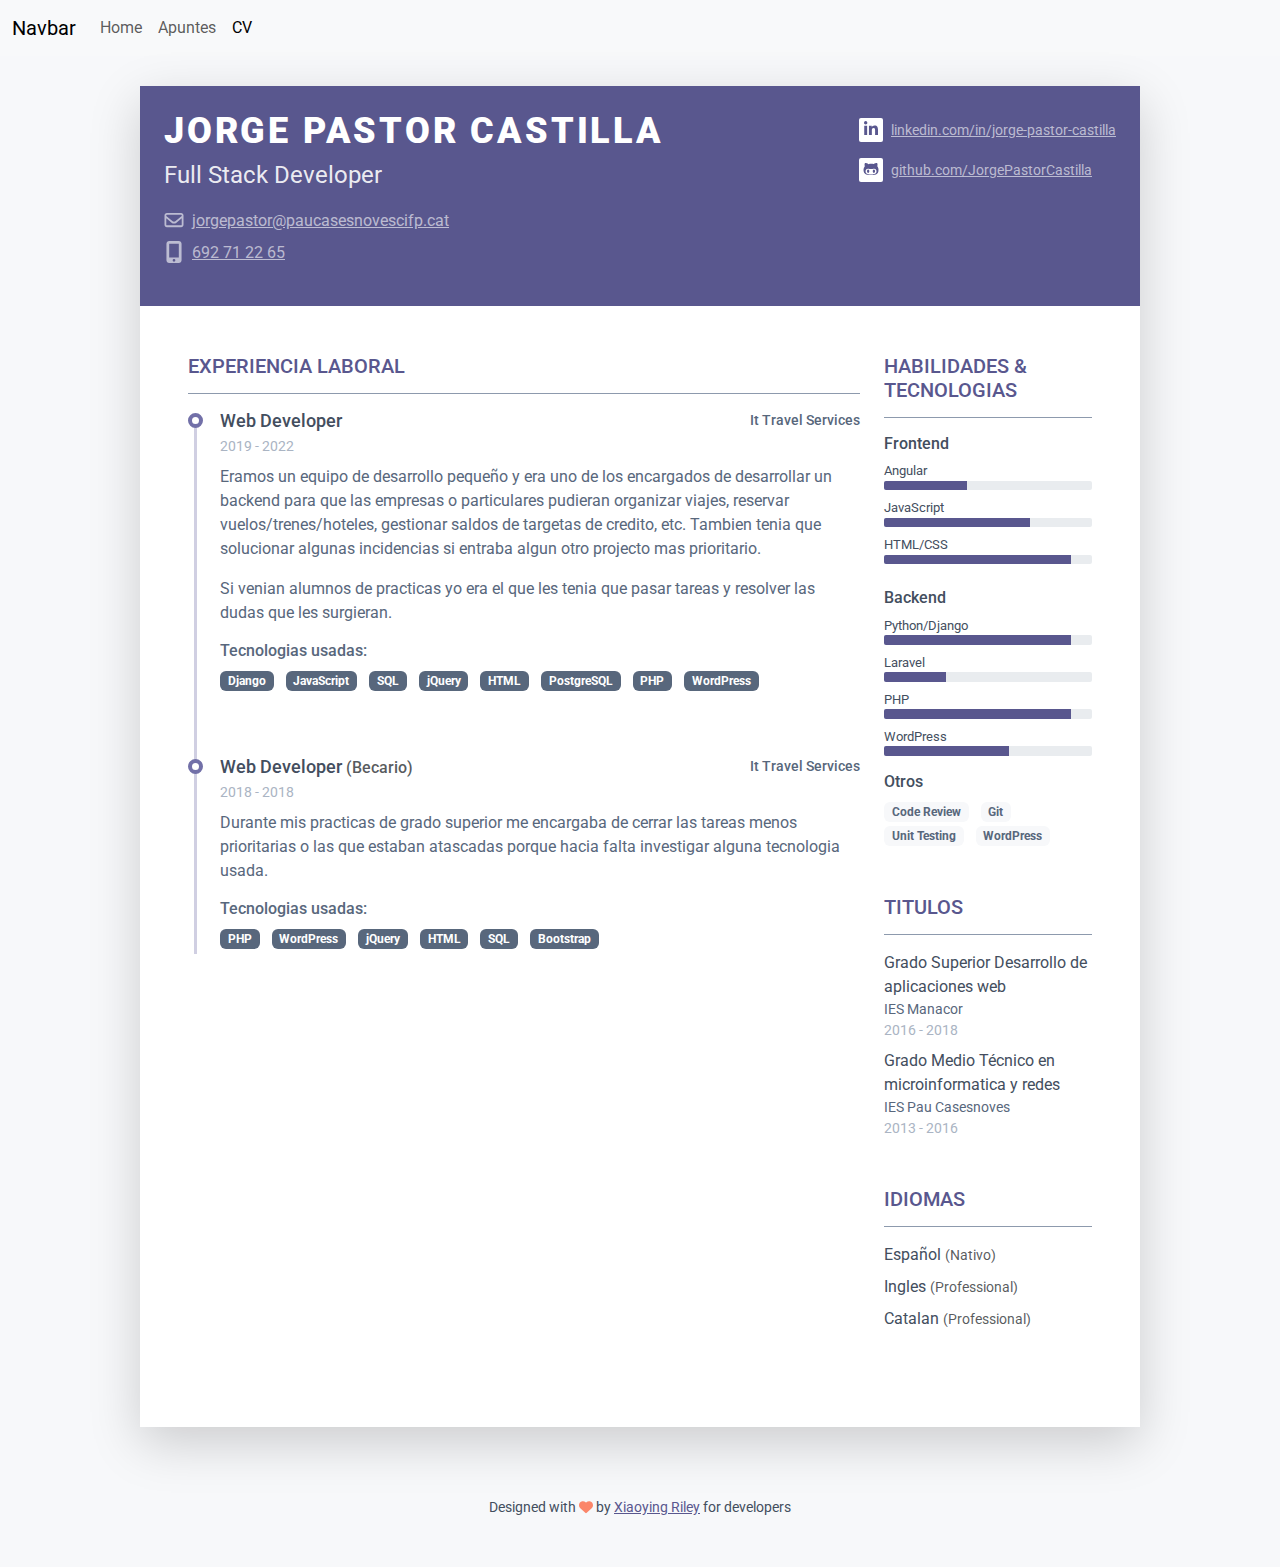
<file: cv.html>
<!DOCTYPE html>
<html lang="en">
<head>
    <meta charset="UTF-8">
    <meta name="viewport" content="width=device-width, initial-scale=1.0">
    <title>CV</title>
    <base href="apuntes-DGPP"/>

    <link href="./bootstrap/css/bootstrap.min.css" rel="stylesheet" >
    <script src="./bootstrap/js/bootstrap.bundle.min.js" ></script>

     <!-- Google Font -->
     <link href="https://fonts.googleapis.com/css?family=Roboto:300,400,500,700,900" rel="stylesheet">
    
     <!-- FontAwesome JS-->
     <script defer src="assets/fontawesome/js/all.min.js"></script>
        
     <!-- Theme CSS -->  
     <link id="theme-style" rel="stylesheet" href="assets/css/pillar-5.css">

</head>
<body>
    <nav class="navbar navbar-expand-lg bg-body-tertiary">
        <div class="container-fluid">
          <a class="navbar-brand" href="#">Navbar</a>
          <button class="navbar-toggler" type="button" data-bs-toggle="collapse" data-bs-target="#navbarNavDropdown" aria-controls="navbarNavDropdown" aria-expanded="false" aria-label="Toggle navigation">
            <span class="navbar-toggler-icon"></span>
          </button>
          <div class="collapse navbar-collapse" id="navbarNavDropdown">
            <ul class="navbar-nav">
              <li class="nav-item">
                <a class="nav-link" aria-current="page" href="./index.html">Home</a>
              </li>
              <li class="nav-item">
                <a class="nav-link" href="./apuntes.html">Apuntes</a>
              </li>
              <li class="nav-item">
                <a class="nav-link active disabled" href="./cv.html">CV</a>
              </li>

            </ul>
          </div>
        </div>
      </nav>
      <article class="resume-wrapper text-center position-relative">
	    <div class="resume-wrapper-inner mx-auto text-start bg-white shadow-lg">
		    <header class="resume-header pt-4 pt-md-0">
			    <div class="row">

				    <div class="col">
					    <div class="row p-4 justify-content-center justify-content-md-between">
						    <div class="primary-info col-auto">
							    <h1 class="name mt-0 mb-1 text-white text-uppercase text-uppercase">Jorge Pastor Castilla</h1>
							    <div class="title mb-3">Full Stack Developer</div>
							    <ul class="list-unstyled">
								    <li class="mb-2"><a class="text-link" href="#"><i class="far fa-envelope fa-fw me-2" data-fa-transform="grow-3"></i>jorgepastor@paucasesnovescifp.cat</a></li>
								    <li><a class="text-link" href="#"><i class="fas fa-mobile-alt fa-fw me-2" data-fa-transform="grow-6"></i>692 71 22 65</a></li>
							    </ul>
						    </div><!--//primary-info-->
						    <div class="secondary-info col-auto mt-2">
							    <ul class="resume-social list-unstyled">
					                <li class="mb-3"><a class="text-link" href="https://www.linkedin.com/in/jorge-pastor-castilla-557b89177/"><span class="fa-container text-center me-2"><i class="fab fa-linkedin-in fa-fw"></i></span>linkedin.com/in/jorge-pastor-castilla</a></li>
					                <li class="mb-3"><a class="text-link" href="#"><span class="fa-container text-center me-2"><i class="fab fa-github-alt fa-fw"></i></span>github.com/JorgePastorCastilla</a></li>
					                <!-- <li class="mb-3"><a class="text-link" href="#"><span class="fa-container text-center me-2"><i class="fab fa-codepen fa-fw"></i></span>codepen.io/username/</a></li>
					                <li><a class="text-link" href="#"><span class="fa-container text-center me-2"><i class="fas fa-globe"></i></span>yourwebsite.com</a></li> -->
							    </ul>
						    </div><!--//secondary-info-->
					    </div><!--//row-->
					    
				    </div><!--//col-->
			    </div><!--//row-->
		    </header>
		    <div class="resume-body p-5">
			    <!-- <section class="resume-section summary-section mb-5">
				    <h2 class="resume-section-title text-uppercase font-weight-bold pb-3 mb-3">Resumen</h2>
				    <div class="resume-section-content">
					    <p class="mb-0">AFJKDSLKFJDSLÑAFJADSLFJADSLJFÑJASLÑJFASDLJKÑLFÑALJSFÑLDSFJASLÑDFJÑLASDF.</p>
				    </div>
			    </section>//summary-section -->
			    <div class="row">
				    <div class="col-lg-9">
					    <section class="resume-section experience-section mb-5">
						    <h2 class="resume-section-title text-uppercase font-weight-bold pb-3 mb-3">Experiencia Laboral</h2>
						    <div class="resume-section-content">
							    <div class="resume-timeline position-relative">


								    
								    <article class="resume-timeline-item position-relative pb-5">
									    
									    <div class="resume-timeline-item-header mb-2">
										    <div class="d-flex flex-column flex-md-row">
										        <h3 class="resume-position-title font-weight-bold mb-1">Web Developer</h3>
										        <div class="resume-company-name ms-auto">It Travel Services</div>
										    </div><!--//row-->
										    <div class="resume-position-time">2019 - 2022</div>
									    </div><!--//resume-timeline-item-header-->
									    <div class="resume-timeline-item-desc">
										    <p>Eramos un equipo de desarrollo pequeño y era uno de los encargados de desarrollar un backend para que las empresas o particulares pudieran organizar viajes, reservar vuelos/trenes/hoteles, gestionar saldos de targetas de credito, etc. Tambien tenia que solucionar algunas incidencias si entraba algun otro projecto mas prioritario.</p>
										    <p>Si venian alumnos de practicas yo era el que les tenia que pasar tareas y resolver las dudas que les surgieran.</p>
										    <h4 class="resume-timeline-item-desc-heading font-weight-bold">Tecnologias usadas:</h4>
										    <ul class="list-inline">
											    <li class="list-inline-item"><span class="badge bg-secondary badge-pill">Django</span></li>
											    <li class="list-inline-item"><span class="badge bg-secondary badge-pill">JavaScript</span></li>
											    <li class="list-inline-item"><span class="badge bg-secondary badge-pill">SQL</span></li>
											    <li class="list-inline-item"><span class="badge bg-secondary badge-pill">jQuery</span></li>
											    <li class="list-inline-item"><span class="badge bg-secondary badge-pill">HTML</span></li>
											    <li class="list-inline-item"><span class="badge bg-secondary badge-pill">PostgreSQL</span></li>
											    <li class="list-inline-item"><span class="badge bg-secondary badge-pill">PHP</span></li>
											    <li class="list-inline-item"><span class="badge bg-secondary badge-pill">WordPress</span></li>
										    </ul>
									    </div><!--//resume-timeline-item-desc-->

								    </article><!--//resume-timeline-item-->
								    
								    <article class="resume-timeline-item position-relative">
									    
									    <div class="resume-timeline-item-header mb-2">
										    <div class="d-flex flex-column flex-md-row">
										        <h3 class="resume-position-title font-weight-bold mb-1">Web Developer <small class="text-muted">(Becario)</small></h3>
										        <div class="resume-company-name ms-auto">It Travel Services</div>
										    </div><!--//row-->
										    <div class="resume-position-time">2018 - 2018</div>
									    </div><!--//resume-timeline-item-header-->
									    <div class="resume-timeline-item-desc">
										    <p>Durante mis practicas de grado superior me encargaba de cerrar las tareas menos prioritarias o las que estaban atascadas porque hacia falta investigar alguna tecnologia usada.</p>
										    <h4 class="resume-timeline-item-desc-heading font-weight-bold">Tecnologias usadas:</h4>
										    <ul class="list-inline">
											    <li class="list-inline-item"><span class="badge bg-secondary badge-pill">PHP</span></li>
											    <li class="list-inline-item"><span class="badge bg-secondary badge-pill">WordPress</span></li>
											    <li class="list-inline-item"><span class="badge bg-secondary badge-pill">jQuery</span></li>
											    <li class="list-inline-item"><span class="badge bg-secondary badge-pill">HTML</span></li>
											    <li class="list-inline-item"><span class="badge bg-secondary badge-pill">SQL</span></li>
											    <li class="list-inline-item"><span class="badge bg-secondary badge-pill">Bootstrap</span></li>
										    </ul>
									    </div><!--//resume-timeline-item-desc-->

								    </article><!--//resume-timeline-item-->
								    
								    
							    </div><!--//resume-timeline-->
							    
							    
							    
							    
						    </div>
					    </section><!--//experience-section-->
				    </div>
				    <div class="col-lg-3">
					    <section class="resume-section skills-section mb-5">
						    <h2 class="resume-section-title text-uppercase font-weight-bold pb-3 mb-3">Habilidades &amp; Tecnologias</h2>
						    <div class="resume-section-content">
						        <div class="resume-skill-item">
							        <h4 class="resume-skills-cat font-weight-bold">Frontend</h4>
							        <ul class="list-unstyled mb-4">
								        <li class="mb-2">
								            <div class="resume-skill-name">Angular</div>
									        <div class="progress resume-progress">
											    <div class="progress-bar theme-progress-bar-dark" role="progressbar" style="width: 40%" aria-valuenow="25" aria-valuemin="0" aria-valuemax="100"></div>
											</div>
								        </li>
								        <li class="mb-2">
								            <div class="resume-skill-name">JavaScript</div>
									        <div class="progress resume-progress">
											    <div class="progress-bar theme-progress-bar-dark" role="progressbar" style="width: 70%" aria-valuenow="25" aria-valuemin="0" aria-valuemax="100"></div>
											</div>
								        </li>
								        <li class="mb-2">
								            <div class="resume-skill-name">HTML/CSS</div>
									        <div class="progress resume-progress">
											    <div class="progress-bar theme-progress-bar-dark" role="progressbar" style="width: 90%" aria-valuenow="25" aria-valuemin="0" aria-valuemax="100"></div>
											</div>
								        </li>
							        </ul>
						        </div><!--//resume-skill-item-->
						        
						        <div class="resume-skill-item">
						            <h4 class="resume-skills-cat font-weight-bold">Backend</h4>
							        <ul class="list-unstyled">
								        <li class="mb-2">
								            <div class="resume-skill-name">Python/Django</div>
									        <div class="progress resume-progress">
											    <div class="progress-bar theme-progress-bar-dark" role="progressbar" style="width: 90%" aria-valuenow="25" aria-valuemin="0" aria-valuemax="100"></div>
											</div>
								        </li>
								        <li class="mb-2">
								            <div class="resume-skill-name">Laravel</div>
									        <div class="progress resume-progress">
											    <div class="progress-bar theme-progress-bar-dark" role="progressbar" style="width: 30%" aria-valuenow="25" aria-valuemin="0" aria-valuemax="100"></div>
											</div>
								        </li>
								        <li class="mb-2">
								            <div class="resume-skill-name">PHP</div>
									        <div class="progress resume-progress">
											    <div class="progress-bar theme-progress-bar-dark" role="progressbar" style="width: 90%" aria-valuenow="25" aria-valuemin="0" aria-valuemax="100"></div>
											</div>
								        </li>
								        <li class="mb-2">
								            <div class="resume-skill-name">WordPress</div>
									        <div class="progress resume-progress">
											    <div class="progress-bar theme-progress-bar-dark" role="progressbar" style="width: 60%" aria-valuenow="25" aria-valuemin="0" aria-valuemax="100"></div>
											</div>
								        </li>
							        </ul>
						        </div><!--//resume-skill-item-->
						        
						        <div class="resume-skill-item">
						            <h4 class="resume-skills-cat font-weight-bold">Otros</h4>
						            <ul class="list-inline">
							            <li class="list-inline-item"><span class="badge badge-light">Code Review</span></li>
							            <li class="list-inline-item"><span class="badge badge-light">Git</span></li>
							            <li class="list-inline-item"><span class="badge badge-light">Unit Testing</span></li>
							            <li class="list-inline-item"><span class="badge badge-light">WordPress</span></li>
						            </ul>
						        </div><!--//resume-skill-item-->
						    </div><!--resume-section-content-->
					    </section><!--//skills-section-->
					    <section class="resume-section education-section mb-5">
						    <h2 class="resume-section-title text-uppercase font-weight-bold pb-3 mb-3">Titulos</h2>
						    <div class="resume-section-content">
							    <ul class="list-unstyled">
								    <li class="mb-2">
								        <div class="resume-degree font-weight-bold">Grado Superior Desarrollo de aplicaciones web</div>
								        <div class="resume-degree-org">IES Manacor</div>
								        <div class="resume-degree-time">2016 - 2018</div>
								    </li>
								    <li>
								        <div class="resume-degree font-weight-bold">Grado Medio Técnico en microinformatica y  redes</div>
								        <div class="resume-degree-org">IES Pau Casesnoves</div>
								        <div class="resume-degree-time">2013 - 2016</div>
								    </li>
							    </ul>
						    </div>
					    </section><!--//education-section-->
					    <section class="resume-section language-section mb-5">
						    <h2 class="resume-section-title text-uppercase font-weight-bold pb-3 mb-3">Idiomas</h2>
						    <div class="resume-section-content">
							    <ul class="list-unstyled resume-lang-list">
								    <li class="mb-2"><span class="resume-lang-name font-weight-bold">Español</span> <small class="text-muted font-weight-normal">(Nativo)</small></li>
								    <li class="mb-2 align-middle"><span class="resume-lang-name font-weight-bold">Ingles</span> <small class="text-muted font-weight-normal">(Professional)</small></li>
								    <li><span class="resume-lang-name font-weight-bold">Catalan</span> <small class="text-muted font-weight-normal">(Professional)</small></li>
							    </ul>
						    </div>
					    </section><!--//language-section-->
					    
				    </div>
			    </div><!--//row-->
		    </div><!--//resume-body-->
		    
		    
	    </div>
    </article> 

    
    <footer class="footer text-center pt-2 pb-5">
	    <!--/* This template is free as long as you keep the footer attribution link. If you'd like to use the template without the attribution link, you can buy the commercial license via our website: themes.3rdwavemedia.com Thank you for your support. :) */-->
        <small class="copyright">Designed with <span class="sr-only">love</span><i class="fas fa-heart"></i> by <a href="http://themes.3rdwavemedia.com" target="_blank">Xiaoying Riley</a> for developers</small>
    </footer>


</body>
</html>
</file>
